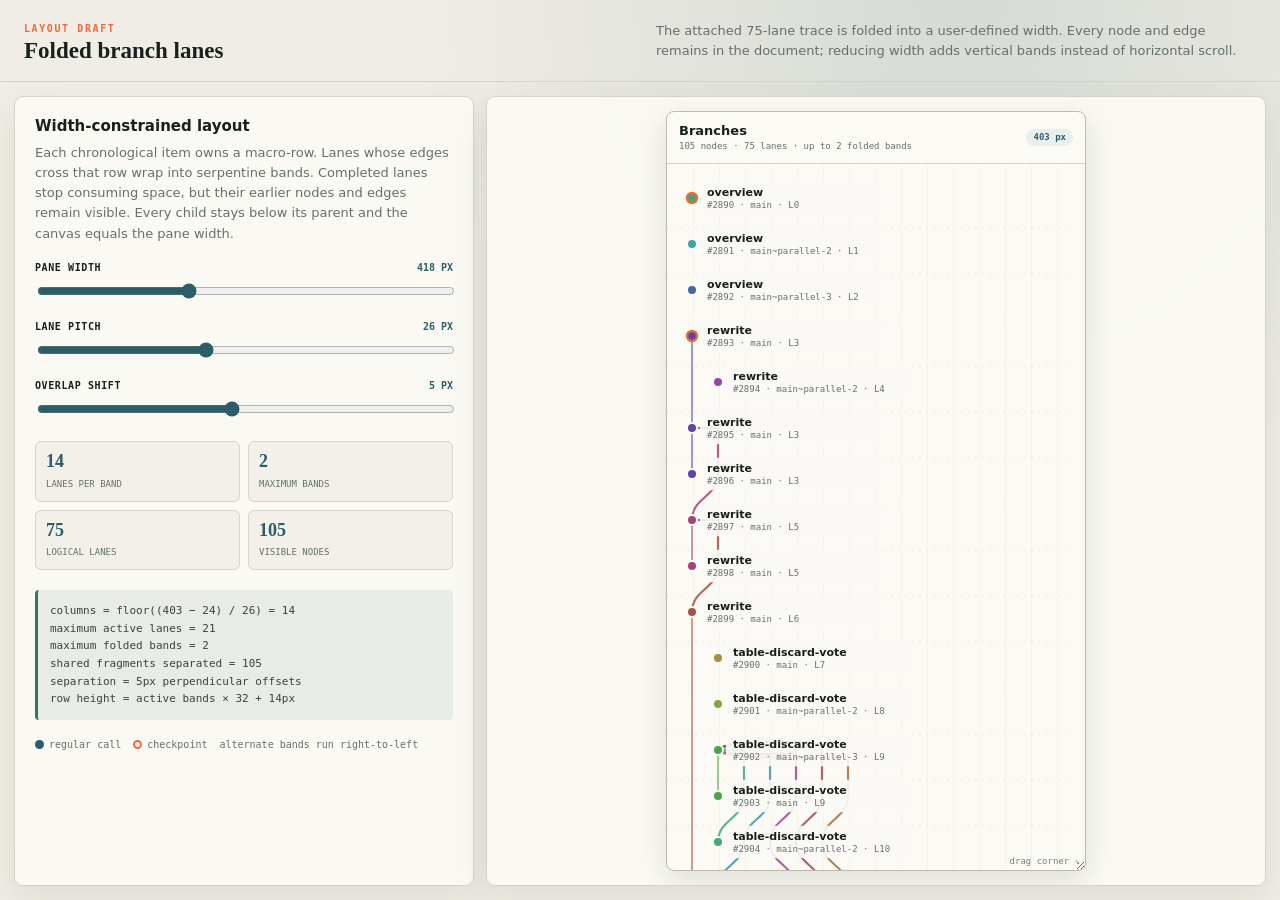
<file: folded_branch_graph_draft.html>
<!doctype html>
<!-- Standalone prototype built from the supplied 105-node branch-graph snapshot. -->
<html lang="en">
<head>
  <meta charset="utf-8">
  <meta name="viewport" content="width=device-width, initial-scale=1">
  <title>Width-constrained branch graph draft</title>
  <style>
    :root {
      --ink: #17201d;
      --muted: #65706c;
      --paper: #efede5;
      --panel: #fbfaf5;
      --line: #d6d3c7;
      --accent: #ed6a3b;
      --blue: #2d5d68;
      color-scheme: light;
    }

    * { box-sizing: border-box; }

    body {
      min-height: 100vh;
      margin: 0;
      color: var(--ink);
      background:
        radial-gradient(circle at 75% 0, rgba(45, 93, 104, .13), transparent 34rem),
        var(--paper);
      font-family: Inter, ui-sans-serif, system-ui, sans-serif;
    }

    header {
      min-height: 82px;
      padding: 16px 24px;
      display: flex;
      align-items: center;
      justify-content: space-between;
      gap: 24px;
      border-bottom: 1px solid var(--line);
    }

    h1 {
      margin: 2px 0 0;
      font: 700 23px/1.1 Georgia, serif;
    }

    .eyebrow {
      color: var(--accent);
      font: 700 10px/1 monospace;
      letter-spacing: .16em;
    }

    .summary {
      max-width: 600px;
      margin: 0;
      color: var(--muted);
      font-size: 13px;
      line-height: 1.5;
    }

    main {
      height: calc(100vh - 82px);
      min-height: 480px;
      padding: 14px;
      display: grid;
      grid-template-columns: minmax(300px, 460px) 1fr;
      gap: 12px;
    }

    .pane {
      min-width: 0;
      overflow: hidden;
      background: rgba(251, 250, 245, .94);
      border: 1px solid var(--line);
      border-radius: 9px;
      box-shadow: 0 14px 40px rgba(25, 32, 29, .08);
    }

    .controls {
      padding: 20px;
      overflow: auto;
    }

    .controls h2 {
      margin: 0 0 8px;
      font-size: 15px;
    }

    .controls p {
      margin: 0 0 18px;
      color: var(--muted);
      font-size: 13px;
      line-height: 1.55;
    }

    .control {
      margin: 0 0 18px;
    }

    .control label {
      display: flex;
      justify-content: space-between;
      gap: 16px;
      margin-bottom: 7px;
      font: 700 10px/1.2 monospace;
      letter-spacing: .06em;
      text-transform: uppercase;
    }

    .control output {
      color: var(--blue);
      letter-spacing: 0;
    }

    input[type="range"] {
      width: 100%;
      accent-color: var(--blue);
    }

    .metrics {
      margin: 20px 0;
      display: grid;
      grid-template-columns: repeat(2, 1fr);
      gap: 8px;
    }

    .metric {
      padding: 10px;
      background: #f2f0e8;
      border: 1px solid var(--line);
      border-radius: 6px;
    }

    .metric b {
      display: block;
      color: var(--blue);
      font: 700 18px/1.1 Georgia, serif;
    }

    .metric span {
      color: var(--muted);
      font: 9px/1.2 monospace;
      text-transform: uppercase;
    }

    .formula {
      padding: 12px;
      color: #36433f;
      background: #e8ece7;
      border-left: 3px solid var(--green, #38755e);
      border-radius: 4px;
      font: 11px/1.6 ui-monospace, SFMono-Regular, Menlo, monospace;
      white-space: pre-wrap;
    }

    .legend {
      display: flex;
      flex-wrap: wrap;
      gap: 12px;
      margin-top: 18px;
      color: var(--muted);
      font: 10px/1.3 monospace;
    }

    .legend span {
      display: inline-flex;
      align-items: center;
      gap: 5px;
    }

    .legend i {
      width: 9px;
      height: 9px;
      display: inline-block;
      border-radius: 50%;
      background: var(--blue);
    }

    .legend .checkpoint {
      background: var(--panel);
      border: 2px solid var(--accent);
    }

    .stage {
      min-width: 0;
      padding: 14px;
      display: flex;
      align-items: stretch;
      justify-content: center;
      overflow: auto;
    }

    .demo-shell {
      position: relative;
      width: 420px;
      min-width: 250px;
      max-width: 100%;
      height: 100%;
      min-height: 420px;
      display: flex;
      flex-direction: column;
      overflow: hidden;
      resize: horizontal;
      background: var(--panel);
      border: 1px solid #bebbad;
      border-radius: 8px;
      box-shadow: 0 10px 30px rgba(23, 32, 29, .12);
    }

    .demo-head {
      min-height: 52px;
      padding: 10px 12px;
      display: flex;
      align-items: center;
      justify-content: space-between;
      gap: 10px;
      border-bottom: 1px solid var(--line);
    }

    .demo-head h2 {
      margin: 0;
      font-size: 13px;
    }

    .demo-head small {
      display: block;
      margin-top: 3px;
      color: var(--muted);
      font: 9px/1.2 monospace;
    }

    .width-badge {
      flex: 0 0 auto;
      padding: 4px 7px;
      color: var(--blue);
      background: #e9efec;
      border-radius: 999px;
      font: 700 9px/1 monospace;
    }

    .branch-graph {
      position: relative;
      flex: 1;
      min-height: 0;
      overflow-x: hidden;
      overflow-y: auto;
      scrollbar-gutter: stable;
      background:
        linear-gradient(90deg, rgba(45, 93, 104, .035) 1px, transparent 1px)
        0 0 / 26px 100%;
    }

    .branch-canvas {
      position: relative;
      width: 100%;
    }

    .branch-svg {
      position: absolute;
      inset: 0;
      width: 100%;
      overflow: visible;
      pointer-events: none;
    }

    .branch-edge {
      fill: none;
      stroke-width: 1.8;
      stroke-linecap: round;
      opacity: .62;
      pointer-events: stroke;
      transition: opacity .12s ease, stroke-width .12s ease, filter .12s ease;
    }

    .branch-edge.branch-edge-split {
      stroke-width: 2.15;
      opacity: .86;
    }

    .branch-edge-hit {
      fill: none;
      stroke: transparent;
      stroke-width: 16;
      stroke-linecap: round;
      stroke-linejoin: round;
      pointer-events: stroke;
      cursor: pointer;
    }

    .band-guide {
      stroke: #9aa8a3;
      stroke-width: 1;
      stroke-dasharray: 2 5;
      opacity: .18;
    }

    .branch-dot {
      stroke: var(--panel);
      stroke-width: 2;
      pointer-events: all;
      transition: opacity .12s ease, stroke-width .12s ease, filter .12s ease;
    }

    .branch-dot.checkpoint {
      stroke: var(--accent);
      stroke-width: 2.5;
    }

    .branch-node {
      position: absolute;
      z-index: 2;
      min-width: 0;
      max-width: 184px;
      padding: 3px 6px;
      display: flex;
      flex-direction: column;
      gap: 1px;
      overflow: hidden;
      color: var(--ink);
      text-align: left;
      background: color-mix(in srgb, var(--panel) 90%, transparent);
      border: 1px solid transparent;
      border-radius: 5px;
      transform: translateY(-50%);
      cursor: pointer;
      transition: opacity .12s ease, background .12s ease, border-color .12s ease;
    }

    .branch-node.place-left {
      text-align: right;
      transform: translate(-100%, -50%);
    }

    .branch-node:hover,
    .branch-node.active {
      z-index: 4;
      overflow: visible;
      max-width: none;
      background: #edf1ed;
      border-color: var(--blue);
      box-shadow: 0 3px 12px rgba(23, 32, 29, .14);
    }

    .branch-canvas.has-hover .branch-edge:not(.hover-related) { opacity: .2; }
    .branch-canvas.has-hover .branch-dot:not(.hover-related) { opacity: .42; }
    .branch-canvas.has-hover .branch-node:not(.hover-related) { opacity: .58; }

    .branch-edge.hover-related {
      opacity: 1;
      stroke-width: 3;
      filter: drop-shadow(0 0 2px rgba(23, 32, 29, .2));
    }

    .branch-dot.hover-related {
      opacity: 1;
      stroke-width: 3;
      filter: drop-shadow(0 1px 2px rgba(23, 32, 29, .3));
    }

    .branch-node.hover-related {
      z-index: 3;
      opacity: 1;
      background: color-mix(in srgb, var(--blue) 8%, var(--panel));
    }

    .branch-node.hover-focus {
      z-index: 4;
      background: color-mix(in srgb, var(--blue) 15%, var(--panel));
      border-color: color-mix(in srgb, var(--blue) 72%, transparent);
    }

    .branch-canvas.lane-hover .branch-node.hover-related {
      background: color-mix(in srgb, var(--blue) 6%, var(--panel));
      border-color: color-mix(in srgb, var(--blue) 30%, transparent);
    }

    .branch-node-step {
      overflow: hidden;
      color: var(--ink);
      font: 650 11px/1.2 system-ui, sans-serif;
      text-overflow: ellipsis;
      white-space: nowrap;
    }

    .branch-node-meta {
      overflow: hidden;
      color: var(--muted);
      font: 9px/1.2 monospace;
      text-overflow: ellipsis;
      white-space: nowrap;
    }

    .resize-note {
      position: absolute;
      right: 5px;
      bottom: 4px;
      z-index: 5;
      color: #71807b;
      font: 9px/1 monospace;
      pointer-events: none;
    }

    @media (max-width: 800px) {
      header { align-items: flex-start; flex-direction: column; gap: 8px; }
      main { height: auto; grid-template-columns: 1fr; }
      .controls { max-height: none; }
      .stage { height: 70vh; min-height: 520px; }
    }
  </style>
</head>
<body>
  <header>
    <div>
      <span class="eyebrow">LAYOUT DRAFT</span>
      <h1>Folded branch lanes</h1>
    </div>
    <p class="summary">
      The attached 75-lane trace is folded into a user-defined width. Every node and edge
      remains in the document; reducing width adds vertical bands instead of horizontal scroll.
    </p>
  </header>

  <main>
    <aside class="pane controls">
      <h2>Width-constrained layout</h2>
      <p>
        Each chronological item owns a macro-row. Lanes whose edges cross that row wrap into
        serpentine bands. Completed lanes stop consuming space, but their earlier nodes and
        edges remain visible. Every child stays below its parent and the canvas equals the pane width.
      </p>

      <div class="control">
        <label for="pane-width">Pane width <output id="pane-width-output">420 px</output></label>
        <input id="pane-width" type="range" min="250" max="720" step="1" value="420">
      </div>

      <div class="control">
        <label for="lane-pitch">Lane pitch <output id="lane-pitch-output">26 px</output></label>
        <input id="lane-pitch" type="range" min="18" max="38" step="1" value="26">
      </div>

      <div class="control">
        <label for="overlap-shift">Overlap shift <output id="overlap-shift-output">5 px</output></label>
        <input id="overlap-shift" type="range" min="2.4" max="8" step=".2" value="5">
      </div>

      <div class="metrics" aria-live="polite">
        <div class="metric"><b id="column-count">—</b><span>lanes per band</span></div>
        <div class="metric"><b id="band-count">—</b><span>maximum bands</span></div>
        <div class="metric"><b>75</b><span>logical lanes</span></div>
        <div class="metric"><b>105</b><span>visible nodes</span></div>
      </div>

      <div id="formula" class="formula"></div>

      <div class="legend">
        <span><i></i> regular call</span>
        <span><i class="checkpoint"></i> checkpoint</span>
        <span>alternate bands run right-to-left</span>
      </div>
    </aside>

    <section class="pane stage">
      <div id="demo-shell" class="demo-shell">
        <div class="demo-head">
          <div>
            <h2>Branches</h2>
            <small id="graph-status">Preparing layout…</small>
          </div>
          <span id="width-badge" class="width-badge">420 px</span>
        </div>
        <div id="branch-graph" class="branch-graph">
          <div id="branch-canvas" class="branch-canvas"></div>
        </div>
        <span class="resize-note">drag corner ↘</span>
      </div>
    </section>
  </main>

  <script>
    // [call id, logical lane, parent id, step label, branch id, checkpoint]
    // Extracted from the supplied branch-graph DOM snapshot.
    const SOURCE_ROWS = [
      [2890,0,0,"overview","main",1],[2891,1,0,"overview","main~parallel-2",0],[2892,2,0,"overview","main~parallel-3",0],[2893,3,0,"rewrite","main",1],[2894,4,0,"rewrite","main~parallel-2",0],[2895,3,2893,"rewrite","main",0],[2896,3,2895,"rewrite","main",0],[2897,5,2895,"rewrite","main",0],[2898,5,2897,"rewrite","main",0],[2899,6,2897,"rewrite","main",0],[2900,7,0,"table-discard-vote","main",0],[2901,8,0,"table-discard-vote","main~parallel-2",0],[2902,9,0,"table-discard-vote","main~parallel-3",0],[2903,9,2902,"table-discard-vote","main",0],[2904,10,2902,"table-discard-vote","main~parallel-2",0],[2905,11,2902,"table-discard-vote","main~parallel-3",0],[2906,11,2905,"table-discard-vote","main",0],[2907,12,2905,"table-discard-vote","main~parallel-2",0],[2908,13,2905,"table-discard-vote","main~parallel-3",0],[2909,13,2908,"table-discard-vote","main",0],[2910,14,2908,"table-discard-vote","main~parallel-2",0],[2911,15,2908,"table-discard-vote","main~parallel-3",0],[2912,15,2911,"table-discard-vote","main",0],[2913,16,2911,"table-discard-vote","main~parallel-2",0],[2914,17,2911,"table-discard-vote","main~parallel-3",0],[2915,18,2908,"table-discard-vote","main",0],[2916,19,2908,"table-discard-vote","main~parallel-2",0],[2917,20,2908,"table-discard-vote","main~parallel-3",0],[2918,21,2911,"table-discard-vote","main",0],[2919,22,2911,"table-discard-vote","main~parallel-2",0],[2920,23,2911,"table-discard-vote","main~parallel-3",0],[2921,24,2902,"table-discard-vote","main",0],[2922,25,2902,"table-discard-vote","main~parallel-2",0],[2923,26,2902,"table-discard-vote","main~parallel-3",0],[2924,20,2917,"table-discard-vote","main",0],[2925,27,2917,"table-discard-vote","main~parallel-2",0],[2926,28,2917,"table-discard-vote","main~parallel-3",0],[2927,29,2905,"table-discard-vote","main",0],[2928,30,2905,"table-discard-vote","main~parallel-2",0],[2929,31,2905,"table-discard-vote","main~parallel-3",0],[2930,6,2899,"rewrite","main",1],[2931,26,2923,"table-discard-vote","main~parallel-3",1],[2932,32,2923,"table-discard-vote","main~parallel-2",0],[2933,33,2923,"table-discard-vote","main",0],[2934,34,2917,"table-discard-vote","main",0],[2935,35,2917,"table-discard-vote","main~parallel-2",0],[2936,36,2917,"table-discard-vote","main~parallel-3",0],[2937,28,2926,"table-discard-vote","main",0],[2938,37,2926,"table-discard-vote","main~parallel-2",0],[2939,38,2926,"table-discard-vote","main~parallel-3",0],[2940,6,2930,"rewrite","main",1],[2941,39,2930,"rewrite","main~parallel-2",0],[2942,40,2930,"rewrite","main",0],[2943,23,2920,"table-discard-vote","main",0],[2944,41,2920,"table-discard-vote","main~parallel-2",0],[2945,42,2920,"table-discard-vote","main~parallel-3",0],[2946,42,2945,"table-discard-vote","main",0],[2947,43,2945,"table-discard-vote","main~parallel-2",0],[2948,44,2945,"table-discard-vote","main~parallel-3",0],[2949,44,2948,"table-discard-vote","main",0],[2950,45,2948,"table-discard-vote","main~parallel-2",0],[2951,46,2948,"table-discard-vote","main~parallel-3",0],[2952,46,2951,"table-discard-vote","main",0],[2953,47,2951,"table-discard-vote","main~parallel-2",0],[2954,48,2951,"table-discard-vote","main~parallel-3",0],[2955,31,2929,"table-discard-vote","main",0],[2956,49,2929,"table-discard-vote","main~parallel-2",0],[2957,50,2929,"table-discard-vote","main~parallel-3",0],[2958,50,2957,"table-discard-vote","main",0],[2959,51,2957,"table-discard-vote","main~parallel-2",0],[2960,52,2957,"table-discard-vote","main~parallel-3",0],[2961,40,2942,"rewrite","main",1],[2962,53,2942,"rewrite","main~parallel-2",0],[2963,48,2954,"parent-vote","main~parallel-3",0],[2964,54,2954,"parent-vote","main",0],[2965,55,2954,"parent-vote","main~parallel-2",0],[2966,56,2954,"parent-vote","main~parallel-4",0],[2967,57,2954,"parent-vote","main~parallel-5",0],[2968,40,2961,"rewrite","main",1],[2969,58,2961,"rewrite","main~parallel-2",0],[2970,36,2936,"table-discard-vote","main~parallel-3",1],[2971,59,2936,"table-discard-vote","main",0],[2972,60,2936,"table-discard-vote","main~parallel-4",0],[2973,61,2954,"table-discard-vote","main",0],[2974,62,2954,"table-discard-vote","main~parallel-2",0],[2975,63,2954,"table-discard-vote","main~parallel-3",0],[2976,64,2961,"rewrite","main",1],[2977,65,2961,"rewrite","main~parallel-2",0],[2978,66,2954,"parent-vote","main~parallel-5",0],[2979,67,2954,"parent-vote","main",0],[2980,68,2954,"parent-vote","main~parallel-2",0],[2981,69,2954,"parent-vote","main~parallel-3",0],[2982,70,2954,"parent-vote","main~parallel-4",0],[2983,64,2976,"rewrite","main",1],[2984,71,2976,"rewrite","main~parallel-2",0],[2985,72,2976,"rewrite","main",0],[2986,73,2976,"rewrite","main~parallel-2",0],[2987,74,2976,"rewrite","main",0],[2988,74,2987,"rewrite","main",0],[2989,74,2988,"rewrite","main",0],[2990,74,2989,"rewrite","main",0],[2991,74,2990,"rewrite","main",0],[2992,74,2991,"rewrite","main",0],[2993,74,2992,"rewrite","main",0],[2994,74,2993,"rewrite","main",0]
    ];

    const SVG_NS = "http://www.w3.org/2000/svg";
    const graph = document.querySelector("#branch-graph");
    const canvas = document.querySelector("#branch-canvas");
    const shell = document.querySelector("#demo-shell");
    const widthSlider = document.querySelector("#pane-width");
    const pitchSlider = document.querySelector("#lane-pitch");
    const overlapShiftSlider = document.querySelector("#overlap-shift");
    const query = new URLSearchParams(location.search);
    const requestedWidth = Number(query.get("width"));
    if (Number.isFinite(requestedWidth) && requestedWidth >= 250 && requestedWidth <= 720) {
      shell.style.width = `${requestedWidth}px`;
      widthSlider.value = requestedWidth;
      document.querySelector("#pane-width-output").textContent = `${requestedWidth} px`;
    }
    const maxLane = Math.max(...SOURCE_ROWS.map(row => row[1]));
    const nodeCount = SOURCE_ROWS.length;
    const byId = new Map();
    const requestedFocus = Number(query.get("focus"));
    const requestedHover = Number(query.get("hover"));
    let selectedId = Number.isFinite(requestedFocus) ? requestedFocus : null;
    let initialFocusPending = selectedId != null;
    let initialHoverPending = Number.isFinite(requestedHover);
    let renderFrame = 0;

    function hslForLane(lane) {
      return `hsl(${(145 + lane * 37) % 360}, 42%, 46%)`;
    }

    function makeSvgElement(name, attributes) {
      const element = document.createElementNS(SVG_NS, name);
      for (const [key, value] of Object.entries(attributes)) {
        element.setAttribute(key, value);
      }
      return element;
    }

    function wrapLane(lane, columns) {
      const band = Math.floor(lane / columns);
      const offset = lane % columns;
      const column = band % 2 === 0 ? offset : columns - 1 - offset;
      return { band, column };
    }

    function scheduleRender() {
      cancelAnimationFrame(renderFrame);
      renderFrame = requestAnimationFrame(render);
    }

    function clearHoverHighlight() {
      canvas.classList.remove("has-hover", "lane-hover", "node-hover");
      canvas.querySelectorAll(".hover-related, .hover-focus").forEach(element => {
        element.classList.remove("hover-related", "hover-focus");
      });
    }

    function markRelatedNode(id, focus = false) {
      canvas.querySelectorAll(`[data-call-id="${id}"]`).forEach(element => {
        element.classList.add("hover-related");
        if (focus) element.classList.add("hover-focus");
      });
    }

    function highlightLane(edge) {
      clearHoverHighlight();
      canvas.classList.add("has-hover", "lane-hover");
      edge.classList.add("hover-related");
      markRelatedNode(edge.dataset.parentId);
      markRelatedNode(edge.dataset.childId);
    }

    function highlightNode(id) {
      clearHoverHighlight();
      canvas.classList.add("has-hover", "node-hover");
      markRelatedNode(id, true);
      canvas.querySelectorAll(".branch-edge").forEach(edge => {
        if (edge.dataset.parentId === id || edge.dataset.childId === id) {
          edge.classList.add("hover-related");
          markRelatedNode(edge.dataset.parentId);
          markRelatedNode(edge.dataset.childId);
        }
      });
    }

    function render() {
      clearHoverHighlight();
      const oldHeight = Math.max(canvas.offsetHeight, 1);
      const scrollRatio = graph.scrollTop / oldHeight;
      const paneWidth = Math.floor(graph.clientWidth);
      const lanePitch = Number(pitchSlider.value);
      const overlapShift = Number(overlapShiftSlider.value);
      const padding = 12;
      const usableWidth = Math.max(lanePitch, paneWidth - padding * 2);
      const columns = Math.max(1, Math.floor(usableWidth / lanePitch));
      const bandPitch = 32;
      const rowGap = 14;
      const top = 18;
      const sourceById = new Map(SOURCE_ROWS.map((row, depth) => [row[0], { row, depth }]));
      const edges = SOURCE_ROWS
        .map((row, depth) => {
          const parent = sourceById.get(row[2]);
          return parent ? { lane: row[1], parentDepth: parent.depth, childDepth: depth } : null;
        })
        .filter(Boolean);

      // Compact active logical lanes independently in each chronological row.
      const rowLayouts = [];
      let rowTop = top;
      let maxActive = 0;
      let maxBands = 1;
      for (let depth = 0; depth < nodeCount; depth += 1) {
        const active = new Set([SOURCE_ROWS[depth][1]]);
        for (const edge of edges) {
          if (edge.parentDepth <= depth && depth <= edge.childDepth) active.add(edge.lane);
        }
        const lanes = [...active].sort((a, b) => a - b);
        const slotByLane = new Map(lanes.map((lane, slot) => [lane, slot]));
        const bands = Math.max(1, Math.ceil(lanes.length / columns));
        rowLayouts.push({ top: rowTop, lanes, slotByLane, bands });
        rowTop += bands * bandPitch + rowGap;
        maxActive = Math.max(maxActive, lanes.length);
        maxBands = Math.max(maxBands, bands);
      }
      const canvasHeight = rowTop + top;

      function position(row, depth) {
        const layout = rowLayouts[depth];
        const slot = layout.slotByLane.get(row[1]);
        const wrapped = wrapLane(slot, columns);
        return {
          ...wrapped,
          x: padding + wrapped.column * lanePitch + lanePitch / 2,
          y: layout.top + wrapped.band * bandPitch + bandPitch / 2
        };
      }

      byId.clear();
      SOURCE_ROWS.forEach((row, depth) => {
        byId.set(row[0], { row, depth, ...position(row, depth) });
      });

      const svg = makeSvgElement("svg", {
        class: "branch-svg",
        width: paneWidth,
        height: canvasHeight,
        viewBox: `0 0 ${paneWidth} ${canvasHeight}`,
        "aria-hidden": "true"
      });

      // A faint separator shows where one variable-height chronological macro-row ends.
      for (let depth = 1; depth < nodeCount; depth += 1) {
        const y = rowLayouts[depth].top;
        svg.append(makeSvgElement("path", {
          class: "band-guide",
          d: `M 0 ${y} H ${paneWidth}`
        }));
      }

      const geometries = [];
      for (const node of byId.values()) {
        const parent = byId.get(node.row[2]);
        if (!parent) continue;
        const split = parent.row[1] !== node.row[1];
        const points = [{ x: parent.x, y: parent.y }];

        // Keep the compact moving-lane layout. A later pass separates only those
        // routes that would otherwise share the same vertical fragment.
        for (let depth = parent.depth; depth <= node.depth; depth += 1) {
          const laneRow = [0, node.row[1]];
          const layout = rowLayouts[depth];
          if (!layout.slotByLane.has(node.row[1])) continue;
          const point = position(laneRow, depth);
          const previous = points[points.length - 1];
          if (point.x !== previous.x || point.y !== previous.y) points.push(point);
        }
        const geometry = { node, parent, split, points, segments: [] };
        for (let index = 1; index < points.length; index += 1) {
          const from = points[index - 1];
          const to = points[index];
          const dx = to.x - from.x;
          const dy = to.y - from.y;
          const length = Math.hypot(dx, dy) || 1;
          let normalX = -dy / length;
          let normalY = dx / length;
          // Canonical normal direction makes opposing fragments use the same
          // offset axis, which is required for deterministic separation.
          if (normalX < 0 || (Math.abs(normalX) < .001 && normalY < 0)) {
            normalX *= -1;
            normalY *= -1;
          }
          geometry.segments.push({
            geometry,
            index,
            from,
            to,
            normalX,
            normalY,
            conflicts: new Set(),
            offset: 0,
            routed: false
          });
        }
        geometries.push(geometry);
      }

      // Find shared fragments. Vertical corridors can overlap for only part of
      // their length; non-vertical curves conflict when they have the same routed
      // endpoints and would therefore draw on top of one another.
      const verticalCorridors = new Map();
      const horizontalCorridors = new Map();
      const identicalFragments = new Map();
      for (const geometry of geometries) {
        for (const segment of geometry.segments) {
          const { from, to } = segment;
          if (Math.abs(from.x - to.x) <= .25) {
            const key = Math.round(from.x * 2) / 2;
            if (!verticalCorridors.has(key)) verticalCorridors.set(key, []);
            verticalCorridors.get(key).push({
              segment,
              start: Math.min(from.y, to.y),
              end: Math.max(from.y, to.y)
            });
          } else if (Math.abs(from.y - to.y) <= .25) {
            const key = Math.round(from.y * 2) / 2;
            if (!horizontalCorridors.has(key)) horizontalCorridors.set(key, []);
            horizontalCorridors.get(key).push({
              segment,
              start: Math.min(from.x, to.x),
              end: Math.max(from.x, to.x)
            });
          } else {
            const key = [
              Math.round(from.x * 2),
              Math.round(from.y * 2),
              Math.round(to.x * 2),
              Math.round(to.y * 2)
            ].join(":");
            if (!identicalFragments.has(key)) identicalFragments.set(key, []);
            identicalFragments.get(key).push(segment);
          }
        }
      }

      function registerConflict(left, right) {
        if (left === right) return;
        left.conflicts.add(right);
        right.conflicts.add(left);
      }

      for (const corridors of [verticalCorridors, horizontalCorridors]) {
        for (const fragments of corridors.values()) {
          fragments.sort((a, b) => a.start - b.start || a.end - b.end);
          for (let left = 0; left < fragments.length; left += 1) {
            for (let right = left + 1; right < fragments.length; right += 1) {
              if (fragments[right].start >= fragments[left].end - 1) break;
              if (
                fragments[left].segment.geometry !==
                fragments[right].segment.geometry
              ) {
                registerConflict(fragments[left].segment, fragments[right].segment);
              }
            }
          }
        }
      }

      for (const fragments of identicalFragments.values()) {
        for (let left = 0; left < fragments.length; left += 1) {
          for (let right = left + 1; right < fragments.length; right += 1) {
            registerConflict(fragments[left], fragments[right]);
          }
        }
      }

      // Greedy small-offset coloring: overlapping fragments get distinct parallel
      // offsets, while non-conflicting routes remain on their original geometry.
      const offsetCandidates = [0];
      for (let distance = 1; distance <= 8; distance += 1) {
        offsetCandidates.push(-distance * overlapShift, distance * overlapShift);
      }
      const allSegments = geometries.flatMap(geometry => geometry.segments);
      const routed = [...allSegments].sort(
        (a, b) =>
          b.conflicts.size - a.conflicts.size ||
          a.geometry.node.depth - b.geometry.node.depth
      );
      for (const segment of routed) {
        const used = new Set(
          [...segment.conflicts]
            .filter(other => other.routed)
            .map(other => other.offset)
        );
        segment.offset = offsetCandidates.find(candidate => {
          if (used.has(candidate)) return false;
          return [segment.from, segment.to].every(point => {
            const shiftedX = point.x + candidate * segment.normalX;
            const shiftedY = point.y + candidate * segment.normalY;
            return (
              shiftedX >= 4 &&
              shiftedX <= paneWidth - 4 &&
              shiftedY >= 4 &&
              shiftedY <= canvasHeight - 4
            );
          });
        }) ?? 0;
        segment.routed = true;
      }
      const separatedPairs = allSegments.reduce(
        (total, segment) => total + segment.conflicts.size,
        0
      ) / 2;

      for (const geometry of geometries) {
        const { node, split, points, segments } = geometry;
        const pointOffsets = points.map((point, index) => {
          if (index === 0 || index === points.length - 1) return { x: 0, y: 0 };
          const before = segments[index - 1];
          const after = segments[index];
          return {
            x: (
              before.offset * before.normalX +
              after.offset * after.normalX
            ) / 2,
            y: (
              before.offset * before.normalY +
              after.offset * after.normalY
            ) / 2
          };
        });
        let path = `M ${points[0].x} ${points[0].y}`;
        for (const segment of segments) {
          const { from, to, index, offset } = segment;
          const shiftX = offset * segment.normalX;
          const shiftY = offset * segment.normalY;
          const toX = to.x + pointOffsets[index].x;
          const toY = to.y + pointOffsets[index].y;
          const midpoint = (from.y + to.y) / 2;
          path +=
            ` C ${from.x + shiftX} ${midpoint + shiftY},` +
            ` ${to.x + shiftX} ${midpoint + shiftY}, ${toX} ${toY}`;
        }
        const edgeElement = makeSvgElement("path", {
          class: `branch-edge${split ? " branch-edge-split" : ""}`,
          d: path,
          stroke: hslForLane(node.row[1]),
          "data-parent-id": geometry.parent.row[0],
          "data-child-id": node.row[0]
        });
        edgeElement.addEventListener("mouseenter", () => highlightLane(edgeElement));
        edgeElement.addEventListener("mouseleave", clearHoverHighlight);
        svg.append(edgeElement);

        // A wide transparent copy makes thin and curved lanes easy to acquire
        // without changing their visible stroke width.
        const hitTarget = makeSvgElement("path", {
          class: "branch-edge-hit",
          d: path,
          "data-parent-id": geometry.parent.row[0],
          "data-child-id": node.row[0]
        });
        hitTarget.addEventListener("mouseenter", () => highlightLane(edgeElement));
        hitTarget.addEventListener("mouseleave", clearHoverHighlight);
        svg.append(hitTarget);
      }

      for (const node of byId.values()) {
        const dot = makeSvgElement("circle", {
          class: `branch-dot${node.row[5] ? " checkpoint" : ""}`,
          cx: node.x,
          cy: node.y,
          r: 5,
          fill: hslForLane(node.row[1]),
          "data-call-id": node.row[0]
        });
        dot.addEventListener("mouseenter", () => highlightNode(String(node.row[0])));
        dot.addEventListener("mouseleave", clearHoverHighlight);
        svg.append(dot);
      }

      canvas.replaceChildren(svg);
      canvas.style.height = `${canvasHeight}px`;

      for (const node of byId.values()) {
        const [id, lane, , step, branch] = node.row;
        const roomOnRight = paneWidth - node.x;
        const placeLeft = roomOnRight < 150;
        const button = document.createElement("button");
        button.className = `branch-node${placeLeft ? " place-left" : ""}${selectedId === id ? " active" : ""}`;
        button.style.left = `${node.x + (placeLeft ? -8 : 8)}px`;
        button.style.top = `${node.y}px`;
        button.style.width = `${Math.max(76, Math.min(184, placeLeft ? node.x - 18 : roomOnRight - 18))}px`;
        button.title = `LLM call #${id} · ${branch} · logical lane ${lane}`;
        button.dataset.callId = id;
        button.innerHTML =
          `<span class="branch-node-step">${step}</span>` +
          `<span class="branch-node-meta">#${id} · ${branch} · L${lane}</span>`;
        button.addEventListener("click", () => {
          selectedId = id;
          canvas.querySelectorAll(".branch-node").forEach(candidate => {
            candidate.classList.toggle("active", Number(candidate.dataset.callId) === id);
          });
        });
        button.addEventListener("mouseenter", () => highlightNode(String(id)));
        button.addEventListener("mouseleave", clearHoverHighlight);
        canvas.append(button);
      }

      if (initialHoverPending) {
        initialHoverPending = false;
        highlightNode(String(requestedHover));
      }

      const focusAfterRender = initialFocusPending;
      initialFocusPending = false;

      document.querySelector("#column-count").textContent = columns;
      document.querySelector("#band-count").textContent = maxBands;
      document.querySelector("#graph-status").textContent =
        `${nodeCount} nodes · ${maxLane + 1} lanes · up to ${maxBands} folded bands`;
      document.querySelector("#width-badge").textContent = `${paneWidth} px`;
      document.querySelector("#formula").textContent =
        `columns = floor((${paneWidth} − ${padding * 2}) / ${lanePitch}) = ${columns}\n` +
        `maximum active lanes = ${maxActive}\n` +
        `maximum folded bands = ${maxBands}\n` +
        `shared fragments separated = ${separatedPairs}\n` +
        `separation = ${overlapShift}px perpendicular offsets\n` +
        `row height = active bands × ${bandPitch} + ${rowGap}px`;

      requestAnimationFrame(() => {
        if (focusAfterRender) {
          canvas.querySelector(`[data-call-id="${selectedId}"]`)?.scrollIntoView({
            block: "center",
            inline: "nearest"
          });
        } else {
          graph.scrollTop = scrollRatio * canvasHeight;
        }
      });
    }

    widthSlider.addEventListener("input", () => {
      const width = Number(widthSlider.value);
      shell.style.width = `${width}px`;
      document.querySelector("#pane-width-output").textContent = `${width} px`;
      scheduleRender();
    });

    pitchSlider.addEventListener("input", () => {
      document.querySelector("#lane-pitch-output").textContent = `${pitchSlider.value} px`;
      scheduleRender();
    });

    overlapShiftSlider.addEventListener("input", () => {
      document.querySelector("#overlap-shift-output").textContent =
        `${overlapShiftSlider.value} px`;
      scheduleRender();
    });

    const resizeObserver = new ResizeObserver(entries => {
      const width = Math.round(entries[0].contentRect.width);
      widthSlider.value = Math.max(Number(widthSlider.min), Math.min(Number(widthSlider.max), width));
      document.querySelector("#pane-width-output").textContent = `${width} px`;
      scheduleRender();
    });
    resizeObserver.observe(shell);
    scheduleRender();
  </script>
</body>
</html>
</file>
